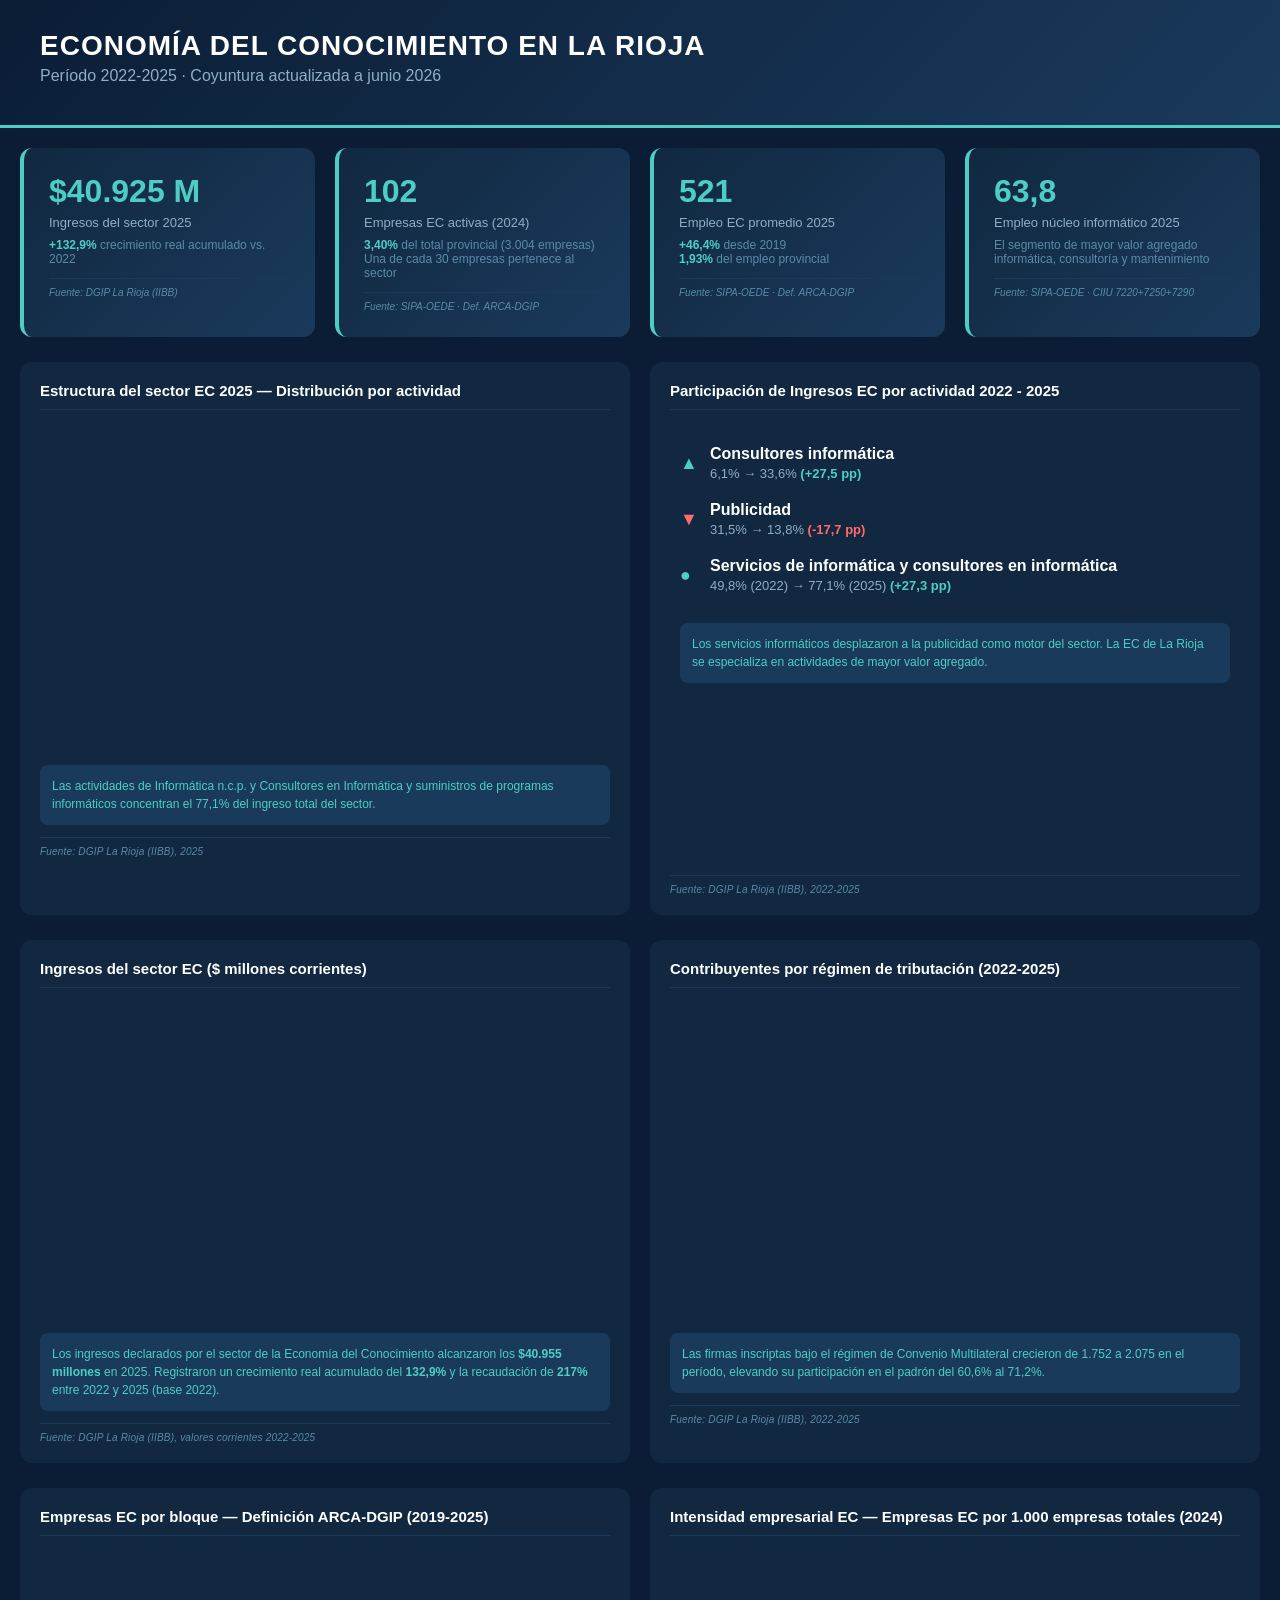
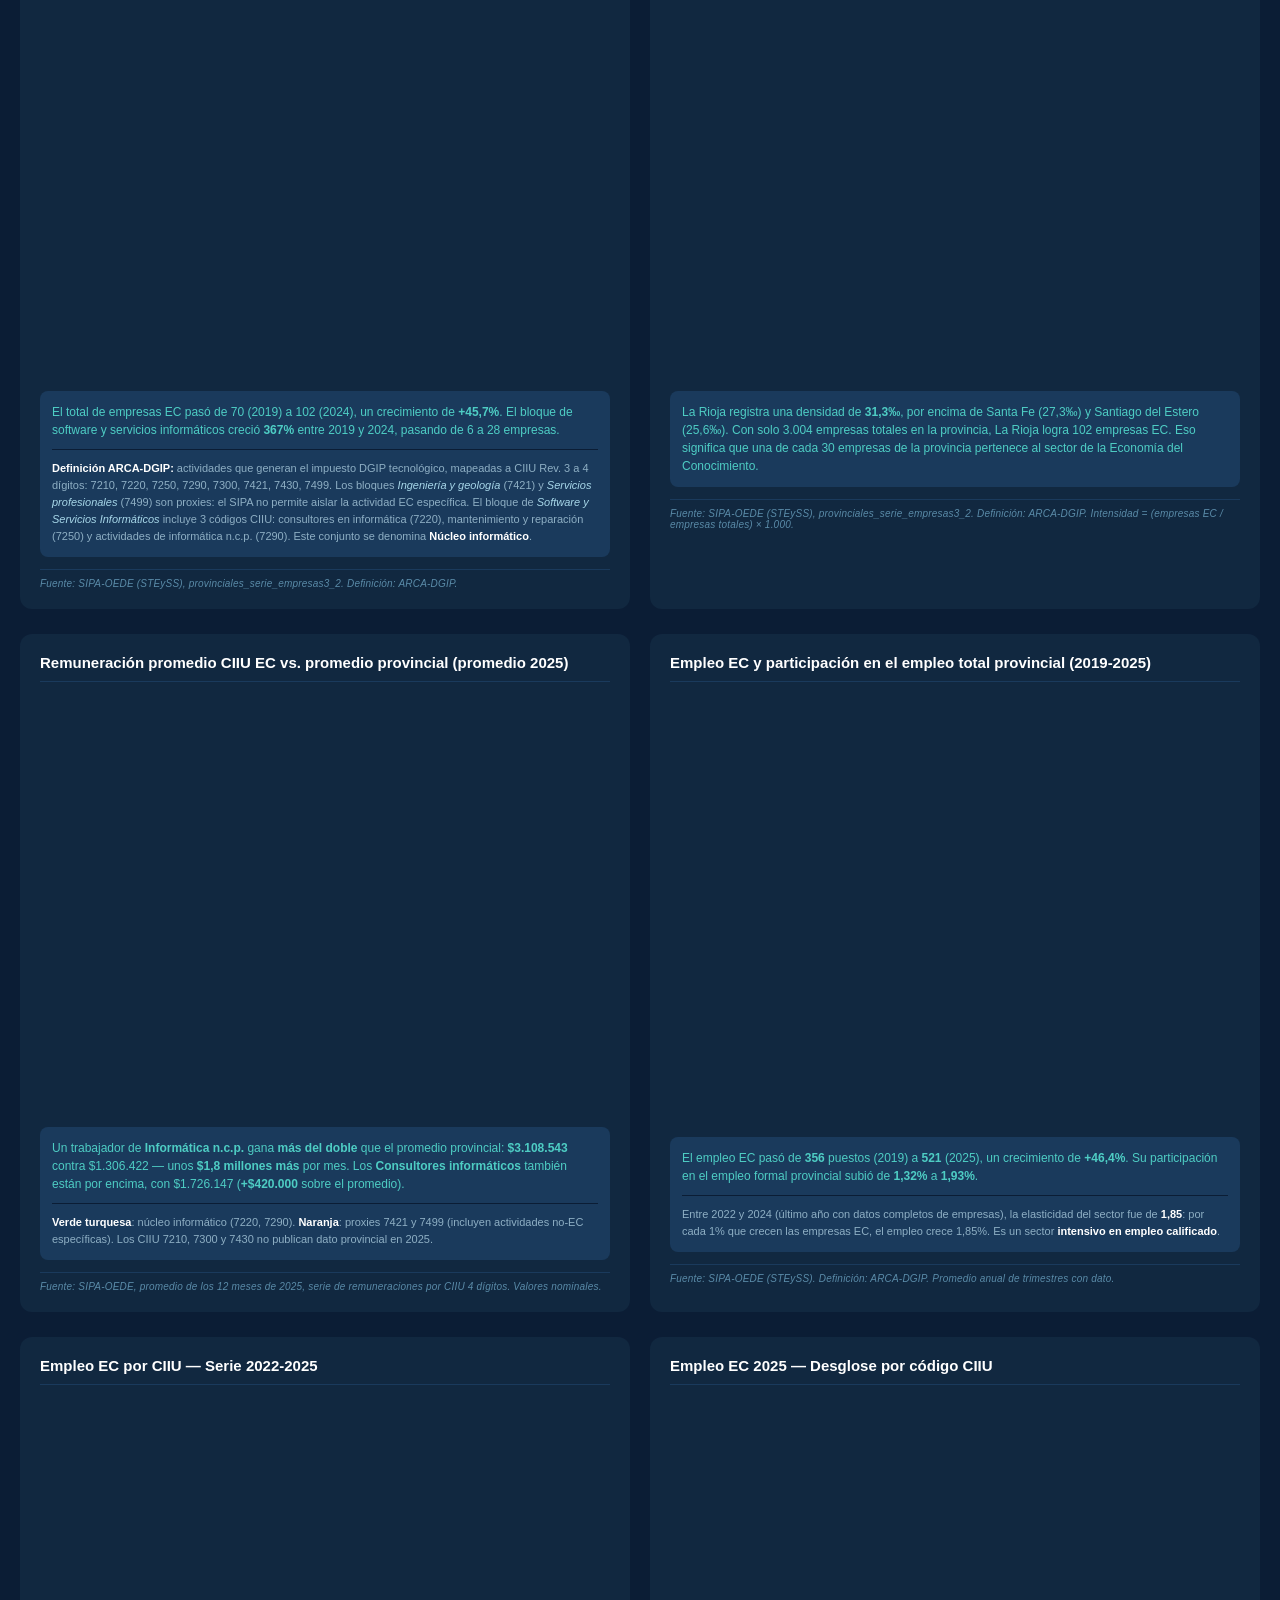
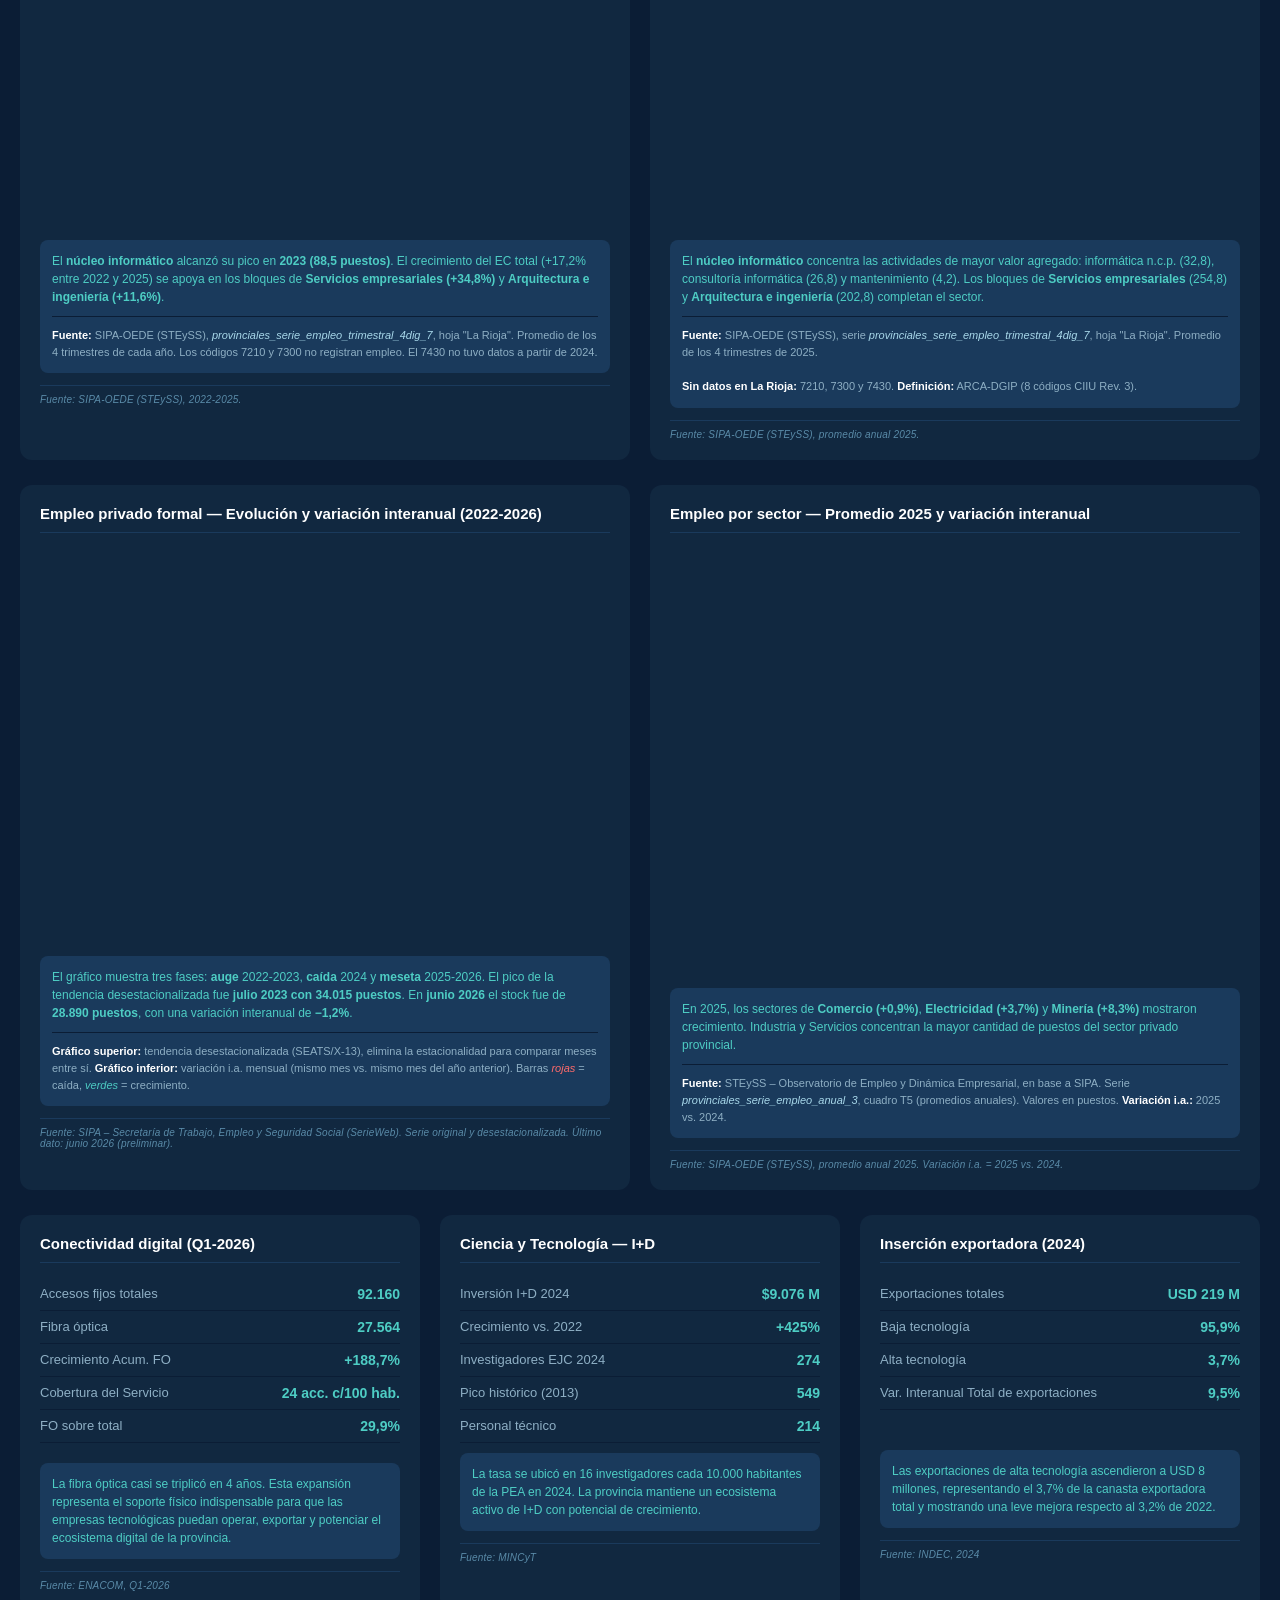
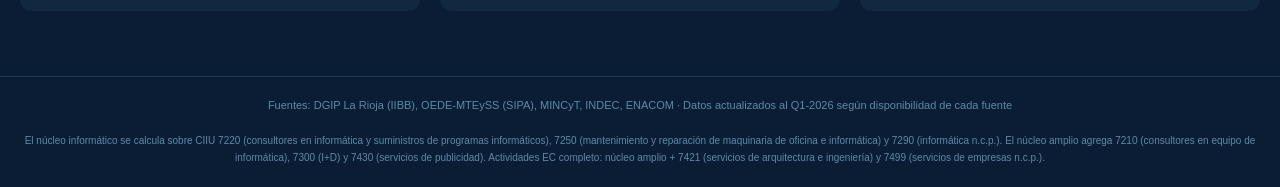
<file: dashboard/index.html>
<!DOCTYPE html>
<html lang="es">
<head>
    <meta charset="UTF-8">
    <meta name="viewport" content="width=device-width, initial-scale=1.0">
    <meta http-equiv="X-UA-Compatible" content="IE=edge">

    <title>Economía del Conocimiento en La Rioja | 2022-2025</title>

    <script src="https://code.highcharts.com/highcharts.js"></script>
    <script src="https://code.highcharts.com/modules/exporting.js"></script>

    <style>
        * { margin: 0; padding: 0; box-sizing: border-box; }

        body {
            font-family: "Segoe UI", Tahoma, Geneva, Verdana, sans-serif;
            background: #0B1D35;
            color: #FFFFFF;
        }

        .header {
            background: linear-gradient(135deg, #0B1D35 0%, #1A3A5C 100%);
            padding: 30px 40px;
            border-bottom: 3px solid #4ECDC4;
        }
        .header h1 { font-size: 28px; font-weight: 700; letter-spacing: 1px; }
        .header h2 { font-size: 16px; color: #8EAFC4; font-weight: 400; margin-top: 5px; }
        .header .institucional { font-size: 12px; color: #5A8BA8; margin-top: 10px; }

        .container { width: 100%; max-width: 1400px; margin: 0 auto; padding: 20px; }

        .kpi-row {
            display: grid;
            grid-template-columns: repeat(4, 1fr);
            gap: 20px;
            margin-bottom: 25px;
        }
        .kpi-card {
            background: linear-gradient(135deg, #112840 0%, #1A3A5C 100%);
            border-radius: 12px;
            padding: 25px;
            border-left: 4px solid #4ECDC4;
        }
        .kpi-card .number { font-size: 32px; font-weight: 700; color: #4ECDC4; }
        .kpi-card .label { font-size: 13px; color: #8EAFC4; margin-top: 5px; }
        .kpi-card .sub { font-size: 12px; color: #5A8BA8; margin-top: 8px; }
        .kpi-card .sub span { color: #4ECDC4; font-weight: 600; }
        .kpi-card .sub span.neg { color: #FF6B6B; }
        .kpi-card .kpi-source {
            font-size: 10px;
            color: #5A8BA8;
            margin-top: 12px;
            padding-top: 8px;
            border-top: 1px solid #1A3A5C;
            font-style: italic;
        }

        .chart-row {
            display: grid;
            grid-template-columns: 1fr 1fr;
            gap: 20px;
            margin-bottom: 25px;
        }
        .chart-row-3 {
            display: grid;
            grid-template-columns: 1fr 1fr 1fr;
            gap: 20px;
            margin-bottom: 25px;
        }
        .chart-box {
            background: #112840;
            border-radius: 12px;
            padding: 20px;
        }
        .chart-box h3 {
            font-size: 15px;
            color: #FFFFFF;
            margin-bottom: 15px;
            border-bottom: 1px solid #1A3A5C;
            padding-bottom: 10px;
        }
        .chart-container { width: 100%; height: 320px; }
        .chart-container-tall { width: 100%; height: 420px; }

        .chart-source {
            font-size: 10px;
            color: #5A8BA8;
            margin-top: 12px;
            padding-top: 8px;
            border-top: 1px solid #1A3A5C;
            font-style: italic;
            letter-spacing: 0.2px;
        }

        .info-card {
            background: #112840;
            border-radius: 12px;
            padding: 20px;
        }
        .info-card h3 {
            font-size: 15px;
            color: #FFFFFF;
            margin-bottom: 15px;
            border-bottom: 1px solid #1A3A5C;
            padding-bottom: 10px;
        }
        .info-item {
            display: flex;
            justify-content: space-between;
            align-items: center;
            gap: 10px;
            padding: 8px 0;
            border-bottom: 1px solid #0B1D35;
        }
        .info-item .key { color: #8EAFC4; font-size: 13px; }
        .info-item .value { color: #4ECDC4; font-weight: 600; font-size: 14px; text-align: right; }

        .highlight-box {
            background: #1A3A5C;
            border-radius: 8px;
            padding: 12px;
            margin-top: 10px;
        }
        .highlight-box .alert { color: #FF6B6B; font-size: 12px; line-height: 1.5; }
        .highlight-box .positive { color: #4ECDC4; font-size: 12px; line-height: 1.5; }
        .highlight-box .nota {
            color: #8EAFC4;
            font-size: 11px;
            line-height: 1.55;
            margin-top: 10px;
            padding-top: 10px;
            border-top: 1px solid #0B1D35;
        }
        .highlight-box .nota strong { color: #FFFFFF; }
        .highlight-box .nota em { color: #A8D8EA; font-style: italic; }

        .transform-item {
            display: flex;
            align-items: center;
            gap: 10px;
            padding: 10px 0;
        }
        .transform-item .arrow-up { color: #4ECDC4; font-size: 20px; }
        .transform-item .arrow-down { color: #FF6B6B; font-size: 20px; }
        .transform-item .detail { font-size: 13px; color: #8EAFC4; margin-top: 3px; }
        .transform-item .pct { font-size: 18px; font-weight: 700; min-width: 20px; }

        .footer {
            text-align: center;
            padding: 20px;
            color: #5A8BA8;
            font-size: 11px;
            line-height: 1.6;
            border-top: 1px solid #1A3A5C;
            margin-top: 20px;
        }

        @media (max-width: 1100px) {
            .kpi-row { grid-template-columns: repeat(2, 1fr); }
            .chart-row-3 { grid-template-columns: 1fr; }
        }
        @media (max-width: 800px) {
            .chart-row { grid-template-columns: 1fr; }
            .kpi-row { grid-template-columns: 1fr; }
            .header { padding: 25px 20px; }
            .header h1 { font-size: 22px; }
            .container { padding: 15px; }
        }
    </style>
</head>

<body>

<div class="header">
    <h1>ECONOMÍA DEL CONOCIMIENTO EN LA RIOJA</h1>
    <h2>Período 2022-2025 · Coyuntura actualizada a junio 2026</h2>
    <div class="institucional"></div>
</div>

<div class="container">

    <div class="kpi-row">
        <div class="kpi-card">
            <div class="number">$40.925 M</div>
            <div class="label">Ingresos del sector 2025</div>
            <div class="sub"><span>+132,9%</span> crecimiento real acumulado vs. 2022</div>
            <div class="kpi-source">Fuente: DGIP La Rioja (IIBB)</div>
        </div>
       <div class="kpi-card">
    <div class="number">102</div>
    <div class="label">Empresas EC activas (2024)</div>
    <div class="sub"><span>3,40%</span> del total provincial (3.004 empresas)<br>
        Una de cada 30 empresas pertenece al sector</div>
    <div class="kpi-source">Fuente: SIPA-OEDE · Def. ARCA-DGIP</div>
</div>
        <div class="kpi-card">
            <div class="number">521</div>
            <div class="label">Empleo EC promedio 2025</div>
            <div class="sub"><span>+46,4%</span> desde 2019<br>
                <span>1,93%</span> del empleo provincial</div>
            <div class="kpi-source">Fuente: SIPA-OEDE · Def. ARCA-DGIP</div>
        </div>
        <div class="kpi-card">
            <div class="number">63,8</div>
            <div class="label">Empleo núcleo informático 2025</div>
            <div class="sub">El segmento de mayor valor agregado<br>
                informática, consultoría y mantenimiento</div>
            <div class="kpi-source">Fuente: SIPA-OEDE · CIIU 7220+7250+7290</div>
        </div>
    </div>

   
    <div class="chart-row">

        <div class="chart-box">
            <h3>Estructura del sector EC 2025 — Distribución por actividad</h3>
            <div id="chart-donut" class="chart-container"></div>
            <div class="highlight-box" style="margin-top:20px;">
                <div class="positive">
                    Las actividades de Informática n.c.p. y Consultores en
                    Informática y suministros de programas informáticos
                    concentran el 77,1% del ingreso total del sector.
                </div>
            </div>
            <div class="chart-source">Fuente: DGIP La Rioja (IIBB), 2025</div>
        </div>

        <div class="chart-box">
            <h3>Participación de Ingresos EC por actividad 2022 - 2025</h3>
            <div style="padding: 10px;">

                <div class="transform-item">
                    <span class="arrow-up pct" style="color:#4ECDC4;">▲</span>
                    <div>
                        <div style="font-size:16px; font-weight:700;">Consultores informática</div>
                        <div class="detail">
                            6,1% → 33,6%
                            <span style="color:#4ECDC4; font-weight:600;">(+27,5 pp)</span>
                        </div>
                    </div>
                </div>

                <div class="transform-item">
                    <span class="arrow-down pct" style="color:#FF6B6B;">▼</span>
                    <div>
                        <div style="font-size:16px; font-weight:700;">Publicidad</div>
                        <div class="detail">
                            31,5% → 13,8%
                            <span style="color:#FF6B6B; font-weight:600;">(-17,7 pp)</span>
                        </div>
                    </div>
                </div>

                <div class="transform-item">
                    <span class="arrow-up pct" style="color:#4ECDC4;">●</span>
                    <div>
                        <div style="font-size:16px; font-weight:700;">
                            Servicios de informática y consultores en informática
                        </div>
                        <div class="detail">
                            49,8% (2022) → 77,1% (2025)
                            <span style="color:#4ECDC4; font-weight:600;">(+27,3 pp)</span>
                        </div>
                    </div>
                </div>

                <div class="highlight-box" style="margin-top:20px;">
                    <div class="positive">
                        Los servicios informáticos desplazaron a la publicidad
                        como motor del sector. La EC de La Rioja se especializa
                        en actividades de mayor valor agregado.
                    </div>
                </div>

                <div id="chart-transform" class="chart-container"
                     style="height:160px; margin-top:10px;"></div>

            </div>
            <div class="chart-source">Fuente: DGIP La Rioja (IIBB), 2022-2025</div>
        </div>

    </div>

    <div class="chart-row">

        <div class="chart-box">
            <h3>Ingresos del sector EC ($ millones corrientes)</h3>
            <div id="chart-ingresos" class="chart-container"></div>
            <div class="highlight-box">
                <div class="positive">
                    Los ingresos declarados por el sector de la Economía
                    del Conocimiento alcanzaron los <strong>$40.955 millones</strong>
                    en 2025. Registraron un crecimiento real acumulado
                    del <strong>132,9%</strong> y la recaudación de <strong>217%</strong>
                    entre 2022 y 2025 (base 2022).
                </div>
            </div>
            <div class="chart-source">Fuente: DGIP La Rioja (IIBB), valores corrientes 2022-2025</div>
        </div>

        <div class="chart-box">
            <h3>Contribuyentes por régimen de tributación (2022-2025)</h3>
            <div id="chart-contribuyentes" class="chart-container"></div>
            <div class="highlight-box">
                <div class="positive">
                    Las firmas inscriptas bajo el régimen de Convenio
                    Multilateral crecieron de 1.752 a 2.075 en el período,
                    elevando su participación en el padrón del 60,6% al 71,2%.
                </div>
            </div>
            <div class="chart-source">Fuente: DGIP La Rioja (IIBB), 2022-2025</div>
        </div>

    </div>

   
    <div class="chart-row">

        <div class="chart-box">
            <h3>Empresas EC por bloque — Definición ARCA-DGIP (2019-2025)</h3>
            <div id="chart-empresas" class="chart-container-tall"></div>
            <div class="highlight-box" style="margin-top:20px;">
                <div class="positive">
                    El total de empresas EC pasó de 70 (2019) a 102 (2024),
                    un crecimiento de <strong>+45,7%</strong>. El bloque de
                    software y servicios informáticos creció <strong>367%</strong>
                    entre 2019 y 2024, pasando de 6 a 28 empresas.
                </div>
                <div class="nota">
                    <strong>Definición ARCA-DGIP:</strong> actividades que
                    generan el impuesto DGIP tecnológico, mapeadas a CIIU
                    Rev. 3 a 4 dígitos: 7210, 7220, 7250, 7290, 7300, 7421,
                    7430, 7499. Los bloques <em>Ingeniería y geología</em>
                    (7421) y <em>Servicios profesionales</em> (7499) son
                    proxies: el SIPA no permite aislar la actividad EC
                    específica. El bloque de <em>Software y Servicios Informáticos</em> incluye 3 códigos CIIU: consultores en informática (7220), mantenimiento y reparación (7250) y actividades de informática n.c.p. (7290). Este conjunto se denomina <strong>Núcleo informático</strong>.
                </div>
            </div>
            <div class="chart-source">
                Fuente: SIPA-OEDE (STEySS), <em>provinciales_serie_empresas3_2</em>.
                Definición: ARCA-DGIP.
            </div>
        </div>

        <div class="chart-box">
            <h3>Intensidad empresarial EC — Empresas EC por 1.000 empresas totales (2024)</h3>
            <div id="chart-intensidad" class="chart-container-tall"></div>
            <div class="highlight-box" style="margin-top:20px;">
                <div class="positive">
                    La Rioja registra una densidad de <strong>31,3‰</strong>,
                    por encima de Santa Fe (27,3‰) y Santiago del Estero
                    (25,6‰). Con solo 3.004 empresas totales en la provincia,
                    La Rioja logra 102 empresas EC. Eso significa que una de
                    cada 30 empresas de la provincia pertenece al sector de
                    la Economía del Conocimiento.
                </div>
            </div>
            <div class="chart-source">
                Fuente: SIPA-OEDE (STEySS), <em>provinciales_serie_empresas3_2</em>.
                Definición: ARCA-DGIP. Intensidad = (empresas EC / empresas totales) × 1.000.
            </div>
        </div>

    </div>

   
    <div class="chart-row">

        <div class="chart-box">
            <h3>Remuneración promedio CIIU EC vs. promedio provincial (promedio 2025)</h3>
            <div id="chart-salarios" class="chart-container-tall"></div>
            <div class="highlight-box">
                <div class="positive">
                    Un trabajador de <strong>Informática n.c.p.</strong> gana
                    <strong>más del doble</strong> que el promedio provincial:
                    <strong>$3.108.543</strong> contra $1.306.422 — unos
                    <strong>$1,8 millones más</strong> por mes. Los
                    <strong>Consultores informáticos</strong> también están por
                    encima, con $1.726.147 (<strong>+$420.000</strong> sobre el
                    promedio).
                </div>
                <div class="nota">
                    <strong>Verde turquesa</strong>: núcleo informático (7220, 7290).
                    <strong>Naranja</strong>: proxies 7421 y 7499 (incluyen
                    actividades no-EC específicas). Los CIIU 7210, 7300 y 7430
                    no publican dato provincial en 2025.
                </div>
            </div>
            <div class="chart-source">
                Fuente: SIPA-OEDE, promedio de los 12 meses de 2025,
                serie de remuneraciones por CIIU 4 dígitos. Valores nominales.
            </div>
        </div>

        <div class="chart-box">
            <h3>Empleo EC y participación en el empleo total provincial (2019-2025)</h3>
            <div id="chart-empleo-share" class="chart-container-tall"></div>
            <div class="highlight-box" style="margin-top:20px;">
                <div class="positive">
                    El empleo EC pasó de <strong>356</strong> puestos (2019)
                    a <strong>521</strong> (2025), un crecimiento de
                    <strong>+46,4%</strong>. Su participación en el empleo
                    formal provincial subió de <strong>1,32%</strong> a
                    <strong>1,93%</strong>. 
                </div>
                <div class="nota">
                    Entre 2022 y 2024 (último año con datos completos de
                    empresas), la elasticidad del sector fue de
                    <strong>1,85</strong>: por cada 1% que crecen las
                    empresas EC, el empleo crece 1,85%. Es un sector
                    <strong>intensivo en empleo calificado</strong>.
                </div>
            </div>
            <div class="chart-source">
                Fuente: SIPA-OEDE (STEySS). Definición: ARCA-DGIP.
                Promedio anual de trimestres con dato.
            </div>
        </div>

    </div>

   
    <div class="chart-row">

        <div class="chart-box">
            <h3>Empleo EC por CIIU — Serie 2022-2025</h3>
            <div id="chart-empleo-ciiu" class="chart-container-tall" style="height:420px;"></div>
            <div class="highlight-box" style="margin-top:20px;">
                <div class="positive">
                    El <strong>núcleo informático</strong> alcanzó su pico en
                    <strong>2023 (88,5 puestos)</strong>. El crecimiento del EC total
                    (+17,2% entre 2022 y 2025) se apoya en los bloques de
                    <strong>Servicios empresariales (+34,8%)</strong> y
                    <strong>Arquitectura e ingeniería (+11,6%)</strong>.
                </div>
                <div class="nota">
                    <strong>Fuente:</strong> SIPA-OEDE (STEySS),
                    <em>provinciales_serie_empleo_trimestral_4dig_7</em>, hoja "La Rioja".
                    Promedio de los 4 trimestres de cada año.
                    Los códigos 7210 y 7300 no registran empleo. El 7430 no tuvo
                    datos a partir de 2024.
                </div>
            </div>
            <div class="chart-source">
                Fuente: SIPA-OEDE (STEySS), 2022-2025.
            </div>
        </div>

        <div class="chart-box">
            <h3>Empleo EC 2025 — Desglose por código CIIU</h3>
            <div id="chart-empleo-desglose" class="chart-container-tall" style="height:420px;"></div>
            <div class="highlight-box" style="margin-top:20px;">
                <div class="positive">
                    El <strong>núcleo informático</strong> concentra las actividades
                    de mayor valor agregado: informática n.c.p. (32,8), consultoría
                    informática (26,8) y mantenimiento (4,2). Los bloques de
                    <strong>Servicios empresariales</strong> (254,8) y
                    <strong>Arquitectura e ingeniería</strong> (202,8) completan
                    el sector.
                </div>
                <div class="nota">
                    <strong>Fuente:</strong> SIPA-OEDE (STEySS), serie
                    <em>provinciales_serie_empleo_trimestral_4dig_7</em>, hoja "La Rioja".
                    Promedio de los 4 trimestres de 2025.
                    <br><br>
                    <strong>Sin datos en La Rioja:</strong> 7210, 7300 y 7430.
                    <strong>Definición:</strong> ARCA-DGIP (8 códigos CIIU Rev. 3).
                </div>
            </div>
            <div class="chart-source">
                Fuente: SIPA-OEDE (STEySS), promedio anual 2025.
            </div>
        </div>

    </div>

    
    <div class="chart-row">

        <div class="chart-box">
            <h3>Empleo privado formal — Evolución y variación interanual (2022-2026)</h3>

            <div id="chart-empleo-tendencia"
                 style="width:100%; height:210px;"></div>

            <div id="chart-empleo-ia"
                 style="width:100%; height:170px; margin-top:8px;"></div>

            <div class="highlight-box" style="margin-top:20px;">
                <div class="positive">
                    El gráfico muestra tres fases: <strong>auge</strong> 2022-2023, <strong>caída</strong> 2024 y <strong>meseta</strong> 2025-2026. El pico de la tendencia desestacionalizada fue <strong>julio 2023 con 34.015 puestos</strong>. En <strong>junio 2026</strong> el stock fue de <strong>28.890 puestos</strong>, con una variación interanual de <strong>−1,2%</strong>.
                </div>
                <div class="nota">
                    <strong>Gráfico superior:</strong> tendencia
                    desestacionalizada (SEATS/X-13), elimina la estacionalidad
                    para comparar meses entre sí.
                    <strong>Gráfico inferior:</strong> variación i.a. mensual
                    (mismo mes vs. mismo mes del año anterior). Barras
                    <em style="color:#FF6B6B;">rojas</em> = caída,
                    <em style="color:#4ECDC4;">verdes</em> = crecimiento.
                </div>
            </div>
            <div class="chart-source">
                Fuente: SIPA – Secretaría de Trabajo, Empleo y Seguridad Social (SerieWeb).
                Serie original y desestacionalizada. Último dato: junio 2026 (preliminar).
            </div>
        </div>

        <div class="chart-box">
            <h3>Empleo por sector — Promedio 2025 y variación interanual</h3>
            <div id="chart-empleo-sector" class="chart-container-tall"></div>
            <div class="highlight-box" style="margin-top:20px;">
                <div class="positive">
                    En 2025, los sectores de <strong>Comercio (+0,9%)</strong>,
                    <strong>Electricidad (+3,7%)</strong> y <strong>Minería (+8,3%)</strong>
                    mostraron crecimiento. Industria y Servicios concentran la
                    mayor cantidad de puestos del sector privado provincial.
                </div>
                <div class="nota">
                    <strong>Fuente:</strong> STEySS – Observatorio de Empleo y
                    Dinámica Empresarial, en base a SIPA. Serie
                    <em>provinciales_serie_empleo_anual_3</em>, cuadro T5
                    (promedios anuales). Valores en puestos.
                    <strong>Variación i.a.:</strong> 2025 vs. 2024.
                </div>
            </div>
            <div class="chart-source">
                Fuente: SIPA-OEDE (STEySS), promedio anual 2025.
                Variación i.a. = 2025 vs. 2024.
            </div>
        </div>

    </div>

    <div class="chart-row-3">

        <div class="info-card">
            <h3>Conectividad digital (Q1-2026)</h3>
            <div class="info-item">
                <span class="key">Accesos fijos totales</span>
                <span class="value">92.160</span>
            </div>
            <div class="info-item">
                <span class="key">Fibra óptica</span>
                <span class="value">27.564</span>
            </div>
            <div class="info-item">
                <span class="key">Crecimiento Acum. FO</span>
                <span class="value">+188,7%</span>
            </div>
            <div class="info-item">
                <span class="key">Cobertura del Servicio</span>
                <span class="value">24 acc. c/100 hab.</span>
            </div>
            <div class="info-item">
                <span class="key">FO sobre total</span>
                <span class="value">29,9%</span>
            </div>
            <div class="highlight-box" style="margin-top:20px;">
                <div class="positive">
                    La fibra óptica casi se triplicó en 4 años.
                    Esta expansión representa el soporte físico indispensable
                    para que las empresas tecnológicas puedan operar,
                    exportar y potenciar el ecosistema digital de la provincia.
                </div>
            </div>
            <div class="chart-source">Fuente: ENACOM, Q1-2026</div>
        </div>

        <div class="info-card">
            <h3>Ciencia y Tecnología — I+D</h3>
            <div class="info-item">
                <span class="key">Inversión I+D 2024</span>
                <span class="value">$9.076 M</span>
            </div>
            <div class="info-item">
                <span class="key">Crecimiento vs. 2022</span>
                <span class="value">+425%</span>
            </div>
            <div class="info-item">
                <span class="key">Investigadores EJC 2024</span>
                <span class="value">274</span>
            </div>
            <div class="info-item">
                <span class="key">Pico histórico (2013)</span>
                <span class="value">549</span>
            </div>
            <div class="info-item">
                <span class="key">Personal técnico</span>
                <span class="value">214</span>
            </div>
            <div class="highlight-box">
                <div class="positive">
                    La tasa se ubicó en 16 investigadores cada 10.000
                    habitantes de la PEA en 2024. La provincia mantiene un
                    ecosistema activo de I+D con potencial de crecimiento.
                </div>
            </div>
            <div class="chart-source">Fuente: MINCyT</div>
        </div>

        <div class="info-card">
            <h3>Inserción exportadora (2024)</h3>
            <div class="info-item">
                <span class="key">Exportaciones totales</span>
                <span class="value">USD 219 M</span>
            </div>
            <div class="info-item">
                <span class="key">Baja tecnología</span>
                <span class="value">95,9%</span>
            </div>
            <div class="info-item">
                <span class="key">Alta tecnología</span>
                <span class="value">3,7%</span>
            </div>
            <div class="info-item">
                <span class="key">Var. Interanual Total de exportaciones</span>
                <span class="value">9,5%</span>
            </div>
            <div class="highlight-box" style="margin-top:40px;">
                <div class="positive">
                    Las exportaciones de alta tecnología ascendieron a
                    USD 8 millones, representando el 3,7% de la canasta
                    exportadora total y mostrando una leve mejora respecto
                    al 3,2% de 2022.
                </div>
            </div>
            <div class="chart-source">Fuente: INDEC, 2024</div>
        </div>

    </div>

</div>

<div class="footer">
    Fuentes: DGIP La Rioja (IIBB), OEDE-MTEySS (SIPA),
    MINCyT, INDEC, ENACOM · Datos actualizados al Q1-2026
    según disponibilidad de cada fuente
    <br><br>
    <span style="font-size:10px; color:#5A8BA8;">
    El núcleo informático se calcula sobre CIIU 7220 (consultores en informática y suministros de programas informáticos),
    7250 (mantenimiento y reparación de maquinaria de oficina e informática) y 7290 (informática n.c.p.).
    El núcleo amplio agrega 7210 (consultores en equipo de informática), 7300 (I+D) y 7430 (servicios de publicidad).
    Actividades EC completo: núcleo amplio + 7421 (servicios de arquitectura e ingeniería) y 7499 (servicios de empresas n.c.p.).
    </span>
</div>

<script>

    Highcharts.setOptions({
        chart: {
            backgroundColor: "transparent",
            style: { fontFamily: "Segoe UI, sans-serif" }
        },
        title: { style: { color: "#FFFFFF", fontSize: "14px" } },
        subtitle: { style: { color: "#8EAFC4" } },
        xAxis: {
            labels: { style: { color: "#8EAFC4" } },
            gridLineColor: "#1A3A5C",
            lineColor: "#1A3A5C"
        },
        yAxis: {
            labels: { style: { color: "#8EAFC4" } },
            gridLineColor: "#1A3A5C",
            title: { style: { color: "#8EAFC4" } }
        },
        legend: {
            itemStyle: { color: "#8EAFC4" },
            itemHoverStyle: { color: "#FFFFFF" }
        },
        tooltip: {
            backgroundColor: "#1A3A5C",
            style: { color: "#FFFFFF" },
            borderColor: "#4ECDC4"
        },
        credits: { enabled: false }
    });


  
    Highcharts.chart("chart-donut", {

        chart: { type: "pie" },
        title: { text: "" },
        subtitle: {
            text: "Top 2 IT concentran 77,1% del ingreso",
            align: "center"
        },
        plotOptions: {
            pie: {
                innerSize: "55%",
                dataLabels: {
                    enabled: true,
                    format: "{point.name}: {point.percentage:.1f}%",
                    style: {
                        color: "#8EAFC4",
                        fontSize: "11px",
                        textOutline: "none"
                    }
                }
            }
        },
        series: [{
            name: "Participación",
            data: [
                { name: "Informática n.c.p.", y: 43.5, color: "#4ECDC4" },
                { name: "Consultores informática", y: 33.6, color: "#2A9D8F" },
                { name: "Publicidad", y: 13.8, color: "#6CB4D9" },
                { name: "I+D Cs. médicas", y: 3.0, color: "#A8D8EA" },
                { name: "Reparación equipos", y: 2.5, color: "#1A6B8A" },
                { name: "Otros", y: 3.6, color: "#0D2B4B" }
            ]
        }]
    });



    Highcharts.chart("chart-ingresos", {

        chart: { type: "column" },
        title: { text: "" },
        xAxis: { categories: ["2022", "2023", "2024", "2025"] },
        yAxis: {
            title: {
                text: "$ millones corrientes",
                style: { color: "#8EAFC4" }
            },
            labels: {
                style: { color: "#8EAFC4" },
                format: "${value:,.0f}"
            }
        },
        tooltip: {
            formatter: function () {
                return '<b>' + this.x + '</b><br/>' +
                       'Ingresos: <b>$' + this.y.toLocaleString('es-AR') + ' M</b>';
            }
        },
        plotOptions: {
            column: {
                dataLabels: {
                    enabled: true,
                    format: "${point.y:,.0f} M",
                    style: {
                        color: "#4ECDC4",
                        textOutline: "none",
                        fontWeight: "bold",
                        fontSize: "11px"
                    }
                }
            }
        },
        legend: { enabled: false },
        series: [{
            name: "Ingresos corrientes",
            data: [2013, 6367, 19959, 40955],
            color: {
                linearGradient: { x1: 0, y1: 0, x2: 0, y2: 1 },
                stops: [[0, "#4ECDC4"], [1, "#1A6B8A"]]
            }
        }]
    });


 
    Highcharts.chart("chart-salarios", {

        chart: { type: "bar" },
        title: { text: "" },
        xAxis: {
            categories: [
                "Informática n.c.p. (7290)",
                "Consultores inform. (7220)",
                "Arquitectura/ing. (7421) [proxy]",
                "Servicios prof. (7499) [proxy]"
            ],
            labels: { style: { color: "#8EAFC4", fontSize: "11px" } }
        },
        yAxis: {
            title: {
                text: "Salario promedio 2025",
                style: { color: "#8EAFC4" }
            },
            labels: {
                style: { color: "#8EAFC4" },
                format: "${value:,.0f}"
            },
            plotLines: [{
                value: 1306422,
                color: "#FF6B6B",
                width: 2,
                dashStyle: "Dash",
                zIndex: 5,
                label: {
                    text: "Prom. prov. $1,31 M",
                    align: "right",
                    x: -8,
                    y: -4,
                    style: { color: "#FF6B6B", fontSize: "10px", fontWeight: "600" }
                }
            }]
        },
        legend: { enabled: false },
        tooltip: {
            formatter: function () {
                const prom = 1306422;
                const prima = (this.y / prom - 1) * 100;
                const signo = prima >= 0 ? "+" : "";
                return '<b>' + this.x + '</b><br/>' +
                       'Salario: <b>$' + this.y.toLocaleString('es-AR') + '</b><br/>' +
                       'vs. provincial: <b>' + signo + prima.toFixed(1) + '%</b>';
            }
        },
        plotOptions: {
            bar: {
                borderRadius: 3,
                dataLabels: {
                    enabled: true,
                    format: "${point.y:,.0f}",
                    inside: false,
                    style: {
                        color: "#8EAFC4",
                        textOutline: "none",
                        fontSize: "11px",
                        fontWeight: "600"
                    }
                }
            }
        },
        series: [{
            name: "Salario promedio 2025",
            data: [
                { y: 3108543, color: "#4ECDC4" },
                { y: 1726147, color: "#4ECDC4" },
                { y: 1016111, color: "#E8A33D" },
                { y: 978907,  color: "#E8A33D" }
            ]
        }]
    });



    // ==========================================================
    // EMPLEO EC POR CIIU — Serie 2022-2025
    // Leyenda coincide con colores de las barras del núcleo
    // ==========================================================
    Highcharts.chart("chart-empleo-ciiu", {

        chart: {
            type: "bar",
            height: 420,
            marginLeft: 160
        },
        title: { text: "" },
        xAxis: {
            categories: [
                "7499 Servicios empresariales",
                "7421 Arquitectura e ingeniería",
                "7290 Informática n.c.p.",
                "7220 Consultores informática",
                "7250 Mantenimiento"
            ],
            labels: {
                style: { color: "#8EAFC4", fontSize: "11px" }
            },
            lineColor: "#1A3A5C"
        },
        yAxis: {
            title: {
                text: "Puestos de trabajo (promedio anual)",
                style: { color: "#8EAFC4", fontSize: "11px" }
            },
            labels: {
                style: { color: "#8EAFC4", fontSize: "10px" },
                format: "{value:,.0f}"
            },
            gridLineColor: "#1A3A5C"
        },
        legend: {
            enabled: true,
            align: "center",
            verticalAlign: "top",
            itemStyle: { color: "#8EAFC4" },
            itemHoverStyle: { color: "#FFFFFF" }
        },
        tooltip: {
            shared: true,
            formatter: function () {
                let s = '<b>' + this.x + '</b>';
                this.points.forEach(function (p) {
                    s += '<br/><span style="color:' + p.color + '">●</span> ' +
                         p.series.name + ': <b>' + p.y.toFixed(1) + '</b>';
                });
                return s;
            }
        },
        plotOptions: {
            bar: {
                borderRadius: 2,
                groupPadding: 0.1,
                pointPadding: 0.05,
                dataLabels: {
                    enabled: true,
                    format: "{point.y:.0f}",
                    style: {
                        color: "#FFFFFF",
                        textOutline: "none",
                        fontSize: "9px",
                        fontWeight: "600"
                    }
                }
            }
        },
        series: [
            {
                name: "2022",
                color: "#A8E6E0",
                data: [
                    { y: 189.0, color: "#C4D4E0" },
                    { y: 181.8, color: "#C4D4E0" },
                    { y: 26.2 },
                    { y: 39.2 },
                    { y: 0.0 }
                ]
            },
            {
                name: "2023",
                color: "#7FD9D2",
                data: [
                    { y: 220.2, color: "#A8C4D4" },
                    { y: 192.2, color: "#A8C4D4" },
                    { y: 32.5 },
                    { y: 45.5 },
                    { y: 10.5 }
                ]
            },
            {
                name: "2024",
                color: "#4ECDC4",
                data: [
                    { y: 257.8, color: "#8EAFC4" },
                    { y: 172.5, color: "#8EAFC4" },
                    { y: 32.0 },
                    { y: 29.2 },
                    { y: 14.2 }
                ]
            },
            {
                name: "2025",
                color: "#2A9D8F",
                data: [
                    { y: 254.8, color: "#6B8FA8" },
                    { y: 202.8, color: "#6B8FA8" },
                    { y: 32.8 },
                    { y: 26.8 },
                    { y: 4.2 }
                ]
            }
        ],
        subtitle: {
            text: 'La leyenda muestra el tono de cada año en el <b style="color:#4ECDC4">núcleo informático</b> · Las barras <b style="color:#8EAFC4">gris azulado</b> son proxies',
            align: "left",
            style: { color: "#5A8BA8", fontSize: "10px" }
        }
    });


    // ==========================================================
    // EMPLEO EC 2025 — Desglose por código CIIU
    // ==========================================================
    Highcharts.chart("chart-empleo-desglose", {

        chart: {
            type: "bar",
            height: 420,
            marginLeft: 200
        },
        title: { text: "" },
        xAxis: {
            categories: [
                "7499 Servicios empresariales",
                "7421 Arquitectura e ingeniería",
                "7290 Informática n.c.p.",
                "7220 Consultores informática",
                "7250 Mantenimiento"
            ],
            labels: {
                style: { color: "#8EAFC4", fontSize: "11px" }
            },
            lineColor: "#1A3A5C"
        },
        yAxis: {
            title: {
                text: "Puestos de trabajo (promedio 2025)",
                style: { color: "#8EAFC4", fontSize: "11px" }
            },
            labels: {
                style: { color: "#8EAFC4", fontSize: "10px" },
                format: "{value:,.0f}"
            },
            gridLineColor: "#1A3A5C"
        },
        legend: { enabled: false },
        tooltip: {
            formatter: function () {
                const total = 521.4;
                const tipo = this.point.tipo;
                const pct = (this.y / total * 100).toFixed(1);
                const color = tipo === "Núcleo informático" ? "#4ECDC4" : "#8EAFC4";
                return '<b>' + this.x + '</b><br/>' +
                       'Tipo: <b style="color:' + color + '">' + tipo + '</b><br/>' +
                       'Puestos 2025: <b>' + this.y.toFixed(1) + '</b><br/>' +
                       '% del EC total: <b>' + pct + '%</b>';
            }
        },
        plotOptions: {
            bar: {
                borderRadius: 4,
                dataLabels: {
                    enabled: true,
                    inside: false,
                    align: "right",
                    x: 8,
                    style: {
                        color: "#FFFFFF",
                        textOutline: "none",
                        fontWeight: "600",
                        fontSize: "11px"
                    },
                    formatter: function () {
                        return this.y.toFixed(1);
                    }
                }
            }
        },
        series: [{
            name: "Empleo 2025",
            data: [
                { y: 254.8, color: "#8EAFC4", tipo: "Proxy" },
                { y: 202.8, color: "#8EAFC4", tipo: "Proxy" },
                { y: 32.8,  color: "#4ECDC4", tipo: "Núcleo informático" },
                { y: 26.8,  color: "#4ECDC4", tipo: "Núcleo informático" },
                { y: 4.2,   color: "#4ECDC4", tipo: "Núcleo informático" }
            ]
        }],
        subtitle: {
            text: 'Turquesa: núcleo informático (63,8 puestos) · Gris azulado: proxies (457,6 puestos)',
            align: "left",
            style: { color: "#5A8BA8", fontSize: "10px" }
        }
    });


    
    Highcharts.chart("chart-empresas", {

        chart: { type: "column" },
        title: { text: "" },
        xAxis: {
            categories: ["2019", "2020", "2021", "2022", "2024", "2025"],
            labels: { style: { color: "#8EAFC4" } }
        },
        yAxis: {
            title: { text: "Cantidad de empresas" },
            stackLabels: {
                enabled: true,
                style: {
                    color: "#FFFFFF",
                    fontWeight: "bold",
                    textOutline: "none"
                },
                formatter: function () {
                    return this.total === null ? "" : this.total;
                }
            }
        },
        plotOptions: {
            column: {
                stacking: "normal",
                dataLabels: {
                    enabled: true,
                    style: {
                        color: "#1A1A1A",
                        textOutline: "none",
                        fontWeight: "bold",
                        fontSize: "10px"
                    },
                    formatter: function () {
                        return this.y === null || this.y === 0 ? "" : this.y;
                    }
                }
            }
        },
        series: [
            {
                name: "Software y SI",
                data: [6, 11, 17, 25, 28, 25],
                color: "#4ECDC4"
            },
            {
                name: "Ingeniería y geología (proxy)",
                data: [29, 22, 25, 26, 31, 28],
                color: "#2A9D8F"
            },
            {
                name: "Servicios profesionales (proxy)",
                data: [29, 32, 28, 40, 38, 31],
                color: "#6CB4D9"
            },
            {
                name: "Publicidad",
                data: [6, 0, 4, 4, 5, 0],
                color: "#1A6B8A"
            }
        ],
        subtitle: {
            text: "2023: sin datos de empresas en la fuente (SIPA-OEDE). 2025: preliminar.",
            align: "left"
        }
    });



    Highcharts.chart("chart-empleo-share", {

        chart: { type: "column" },
        title: { text: "" },
        xAxis: {
            categories: ["2019", "2020", "2021", "2022", "2023", "2024", "2025"]
        },
        yAxis: [
            {
                title: { text: "Empleo EC (puestos)", style: { color: "#4ECDC4" } },
                labels: { style: { color: "#4ECDC4" } },
                gridLineColor: "#1A3A5C"
            },
            {
                title: { text: "Participación EC (%)", style: { color: "#FF6B6B" } },
                labels: { style: { color: "#FF6B6B" }, format: "{value}%" },
                opposite: true,
                gridLineWidth: 0,
                min: 0,
                max: 2.5
            }
        ],
        plotOptions: {
            column: {
                dataLabels: {
                    enabled: true,
                    format: "{point.y:.0f}",
                    style: {
                        color: "#4ECDC4",
                        textOutline: "none",
                        fontWeight: "bold",
                        fontSize: "10px"
                    }
                }
            }
        },
        legend: { enabled: true },
        tooltip: { shared: true },
        series: [
            {
                name: "Empleo EC",
                type: "column",
                yAxis: 0,
                data: [356, 298, 336, 445, 513, 506, 521],
                color: {
                    linearGradient: { x1: 0, y1: 0, x2: 0, y2: 1 },
                    stops: [[0, "#4ECDC4"], [1, "#1A6B8A"]]
                }
            },
            {
                name: "Participación EC (%)",
                type: "spline",
                yAxis: 1,
                data: [1.32, 1.17, 1.28, 1.48, 1.57, 1.81, 1.93],
                color: "#FF6B6B",
                marker: { enabled: true, radius: 5 },
                dataLabels: {
                    enabled: true,
                    format: "{point.y:.2f}%",
                    style: {
                        color: "#FF6B6B",
                        textOutline: "none",
                        fontSize: "10px",
                        fontWeight: "bold"
                    }
                }
            }
        ]
    });


 
    Highcharts.chart("chart-intensidad", {

        chart: { type: "bar" },
        title: { text: "" },
        xAxis: {
            categories: [
                "Santiago del Estero",
                "Santa Fe",
                "La Rioja",
                "Jujuy",
                "Córdoba",
                "Tucumán",
                "Salta",
                "Catamarca",
                "CABA"
            ],
            labels: { style: { color: "#8EAFC4", fontSize: "10px" } }
        },
        yAxis: {
            title: {
                text: "Empresas EC por cada 1.000 empresas totales",
                style: { color: "#8EAFC4", fontSize: "10px" }
            },
            labels: {
                style: { color: "#8EAFC4", fontSize: "10px" },
                format: "{value}‰"
            }
        },
        legend: { enabled: false },
        tooltip: {
            formatter: function () {
                return `<b>${this.x}</b><br/>${this.y.toFixed(2)}‰`;
            }
        },
        plotOptions: {
            bar: {
                borderRadius: 3,
                dataLabels: {
                    enabled: true,
                    format: "{point.y:.1f}‰",
                    style: {
                        color: "#FFFFFF",
                        textOutline: "none",
                        fontWeight: "bold",
                        fontSize: "10px"
                    }
                }
            }
        },
        series: [{
            name: "Intensidad EC",
            data: [
                { y: 25.63, color: "#8EAFC4" },
                { y: 27.29, color: "#8EAFC4" },
                { y: 31.34, color: "#4ECDC4" },
                { y: 33.12, color: "#8EAFC4" },
                { y: 34.55, color: "#8EAFC4" },
                { y: 35.74, color: "#8EAFC4" },
                { y: 38.99, color: "#8EAFC4" },
                { y: 43.18, color: "#8EAFC4" },
                { y: 67.95, color: "#8EAFC4" }
            ]
        }]
    });


  
    Highcharts.chart("chart-contribuyentes", {

        chart: { type: "column" },
        title: { text: "" },
        xAxis: { categories: ["2022", "2023", "2024", "2025"] },
        yAxis: {
            title: { text: "Contribuyentes" },
            stackLabels: {
                enabled: true,
                style: {
                    color: "#FFFFFF",
                    fontWeight: "bold",
                    textOutline: "none"
                }
            }
        },
        plotOptions: {
            column: {
                stacking: "normal",
                dataLabels: {
                    enabled: true,
                    style: {
                        color: "#1A1A1A",
                        textOutline: "none",
                        fontWeight: "bold"
                    }
                }
            }
        },
        series: [
            {
                name: "Locales",
                data: [1138, 1060, 844, 840],
                color: "#A8D8EA"
            },
            {
                name: "Multilateral",
                data: [1752, 1911, 1947, 2075],
                color: "#6CB4D9"
            }
        ]
    });


  
    Highcharts.chart("chart-empleo-tendencia", {

        chart: {
            type: "area",
            height: 210,
            marginBottom: 30,
            zoomType: "x"
        },
        title: {
            text: "Tendencia del empleo formal (puestos)",
            align: "left",
            style: {
                color: "#4ECDC4",
                fontSize: "12px",
                fontWeight: "600"
            },
            margin: 8
        },
        xAxis: {
            categories: ["Ene-22","Feb-22","Mar-22","Abr-22","May-22","Jun-22","Jul-22","Ago-22","Sep-22","Oct-22","Nov-22","Dic-22","Ene-23","Feb-23","Mar-23","Abr-23","May-23","Jun-23","Jul-23","Ago-23","Sep-23","Oct-23","Nov-23","Dic-23","Ene-24","Feb-24","Mar-24","Abr-24","May-24","Jun-24","Jul-24","Ago-24","Sep-24","Oct-24","Nov-24","Dic-24","Ene-25","Feb-25","Mar-25","Abr-25","May-25","Jun-25","Jul-25","Ago-25","Sep-25","Oct-25","Nov-25","Dic-25","Ene-26","Feb-26","Mar-26","Abr-26","May-26","Jun-26"],
            labels: {
                style: { color: "#8EAFC4", fontSize: "9px" },
                rotation: -45,
                step: 6,
                y: 18
            },
            tickLength: 0,
            lineColor: "#1A3A5C"
        },
        yAxis: {
            title: { text: null },
            labels: {
                style: { color: "#8EAFC4", fontSize: "10px" },
                format: "{value:,.0f}"
            },
            gridLineColor: "#1A3A5C",
            min: 27000,
            max: 35000
        },
        legend: { enabled: false },
        plotOptions: {
            area: {
                fillColor: {
                    linearGradient: { x1: 0, y1: 0, x2: 0, y2: 1 },
                    stops: [
                        [0, "rgba(78,205,196,0.35)"],
                        [1, "rgba(78,205,196,0.02)"]
                    ]
                },
                marker: {
                    enabled: false,
                    radius: 3,
                    states: { hover: { enabled: true } }
                },
                lineWidth: 2.5,
                color: "#4ECDC4",
                threshold: null
            }
        },
        tooltip: {
            formatter: function () {
                return '<b>' + this.x + '</b><br/>' +
                       this.y.toLocaleString('es-AR') + ' puestos';
            }
        },
        series: [{
            name: "Tendencia desestacionalizada",
            data: [29012, 29674, 30483, 30654, 29974, 30652, 30953, 31177, 31269, 31767, 31811, 31998, 32556, 32547, 32813, 32835, 33134, 33875, 34015, 33606, 33372, 33057, 32823, 32453, 32733, 30871, 29254, 29640, 29501, 29245, 29084, 29441, 29927, 29631, 29788, 29692, 29402, 29280, 28509, 29554, 29627, 29246, 29178, 29014, 28821, 28612, 28439, 28458, 28892, 30134, 29238, 29300, 29188, 28890]
        }]
    });


    Highcharts.chart("chart-empleo-ia", {

        chart: {
            type: "column",
            height: 170,
            marginBottom: 45
        },
        title: {
            text: "Variación interanual (%)",
            align: "left",
            style: {
                color: "#8EAFC4",
                fontSize: "12px",
                fontWeight: "600"
            },
            margin: 8
        },
        xAxis: {
            categories: ["Ene-22","Feb-22","Mar-22","Abr-22","May-22","Jun-22","Jul-22","Ago-22","Sep-22","Oct-22","Nov-22","Dic-22","Ene-23","Feb-23","Mar-23","Abr-23","May-23","Jun-23","Jul-23","Ago-23","Sep-23","Oct-23","Nov-23","Dic-23","Ene-24","Feb-24","Mar-24","Abr-24","May-24","Jun-24","Jul-24","Ago-24","Sep-24","Oct-24","Nov-24","Dic-24","Ene-25","Feb-25","Mar-25","Abr-25","May-25","Jun-25","Jul-25","Ago-25","Sep-25","Oct-25","Nov-25","Dic-25","Ene-26","Feb-26","Mar-26","Abr-26","May-26","Jun-26"],
            labels: {
                style: { color: "#8EAFC4", fontSize: "9px" },
                rotation: -45,
                step: 3,
                y: 18
            },
            tickLength: 0,
            lineColor: "#1A3A5C"
        },
        yAxis: {
            title: { text: null },
            labels: {
                style: { color: "#8EAFC4", fontSize: "10px" },
                format: "{value:+.0f}%"
            },
            gridLineColor: "#1A3A5C",
            plotLines: [{
                value: 0,
                color: "#8EAFC4",
                width: 1,
                zIndex: 3
            }],
            min: -18,
            max: 15
        },
        legend: { enabled: false },
        plotOptions: {
            column: {
                borderWidth: 0,
                groupPadding: 0.05,
                pointPadding: 0.05
            }
        },
        tooltip: {
            formatter: function () {
                const signo = this.y >= 0 ? '+' : '';
                return '<b>' + this.x + '</b><br/>' +
                       signo + this.y.toFixed(2) + '%';
            }
        },
        series: [{
            name: "Var. i.a.",
            data: [4.83, 8.64, 11.51, 10.0, 8.04, 7.7, 10.56, 12.6, 11.89, 12.48, 11.73, 11.71, 12.88, 9.5, 7.67, 6.65, 10.66, 10.87, 9.63, 8.0, 6.24, 4.63, 3.16, 1.0, 0.66, -1.7, -10.98, -9.4, -10.64, -14.55, -14.08, -12.45, -10.4, -10.23, -9.34, -8.2, -10.02, -8.61, -3.24, 0.03, 0.51, 0.24, 0.35, -1.84, -3.25, -3.48, -5.02, -4.12, -1.85, 2.95, 3.0, -0.76, -1.72, -0.84],
            zones: [
                { value: 0, color: "#FF6B6B" },
                { color: "#4ECDC4" }
            ]
        }]
    });



    Highcharts.chart("chart-empleo-sector", {

        chart: {
            type: "bar",
            height: 420,
            marginLeft: 110
        },
        title: { text: "" },
        xAxis: {
            categories: [
                "Industria",
                "Servicios",
                "Comercio",
                "Agricultura",
                "Construcción",
                "Electricidad",
                "Minería"
            ],
            labels: {
                style: { color: "#8EAFC4", fontSize: "12px", fontWeight: "500" }
            },
            lineColor: "#1A3A5C"
        },
        yAxis: {
            title: {
                text: "Puestos de trabajo (promedio 2025)",
                style: { color: "#8EAFC4", fontSize: "11px" }
            },
            labels: {
                style: { color: "#8EAFC4", fontSize: "10px" },
                format: "{value:,.0f}"
            },
            gridLineColor: "#1A3A5C"
        },
        legend: { enabled: false },
        tooltip: {
            formatter: function () {
                const pct = this.point.var_pct;
                const signo = pct >= 0 ? "+" : "";
                const puestos_abs = this.point.puestos_abs;
                const abs_str = puestos_abs >= 0 ? "+" + puestos_abs : puestos_abs;
                const color = pct >= 0 ? "#4ECDC4" : "#FF6B6B";
                return '<b>' + this.x + '</b><br/>' +
                       '2025: <b>' + this.y.toLocaleString('es-AR') + '</b> puestos<br/>' +
                       'Variación i.a.: <b style="color:' + color + '">' +
                       signo + pct.toFixed(1) + '%</b><br/>' +
                       'Cambio absoluto: <b style="color:' + color + '">' +
                       abs_str + '</b> puestos';
            }
        },
        plotOptions: {
            bar: {
                borderRadius: 4,
                dataLabels: {
                    enabled: true,
                    inside: false,
                    align: "right",
                    x: 8,
                    style: {
                        color: "#FFFFFF",
                        textOutline: "none",
                        fontWeight: "600",
                        fontSize: "11px"
                    },
                    formatter: function () {
                        const pct = this.point.var_pct;
                        const signo = pct >= 0 ? "+" : "";
                        const flecha = pct >= 0 ? "▲" : "▼";
                        return this.y.toLocaleString('es-AR') + '  ' +
                               flecha + ' ' + signo + pct.toFixed(1) + '%';
                    }
                }
            }
        },
        series: [{
            name: "Empleo 2025",
            data: [
                { y: 8550, color: "#E8A33D", var_pct: -5.6, puestos_abs: -510 },
                { y: 8730, color: "#E8A33D", var_pct: -2.8, puestos_abs: -250 },
                { y: 6720, color: "#4ECDC4", var_pct: 0.9, puestos_abs: 60 },
                { y: 4950, color: "#E8A33D", var_pct: -5.4, puestos_abs: -280 },
                { y: 1150, color: "#FF6B6B", var_pct: -14.8, puestos_abs: -200 },
                { y: 850, color: "#4ECDC4", var_pct: 3.7, puestos_abs: 30 },
                { y: 130, color: "#4ECDC4", var_pct: 8.3, puestos_abs: 10 }
            ]
        }],
        subtitle: {
            text: 'Verde: creció vs. 2024 · Amarillo: cayó moderado · Rojo: cayó fuerte',
            align: "left",
            style: { color: "#5A8BA8", fontSize: "10px" }
        }
    });


    Highcharts.chart("chart-transform", {

        chart: { type: "bar", height: 160 },
        title: { text: "" },
        xAxis: {
            categories: ["Consultores inform.", "Publicidad"],
            labels: { style: { fontSize: "11px" } }
        },
        yAxis: {
            title: { text: "" },
            labels: { format: "{value}%" }
        },
        legend: { enabled: true },
        plotOptions: {
            bar: {
                dataLabels: {
                    enabled: true,
                    format: "{point.y}%",
                    style: {
                        color: "#FFFFFF",
                        textOutline: "none"
                    }
                }
            }
        },
        series: [
            {
                name: "2022",
                data: [6.1, 31.5],
                color: "#1A6B8A"
            },
            {
                name: "2025",
                data: [33.6, 13.8],
                color: "#4ECDC4"
            }
        ]
    });

</script>

</body>
</html>
</file>
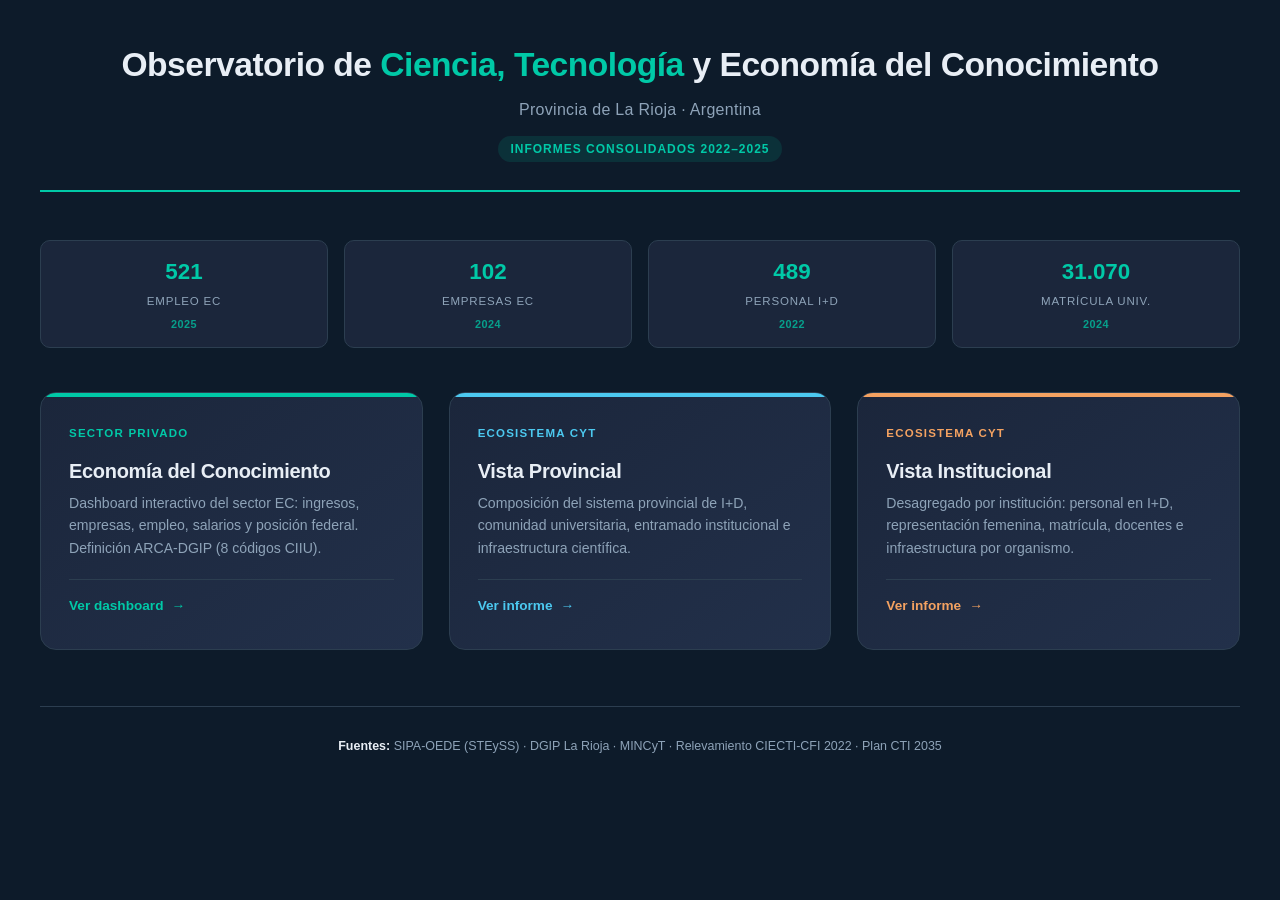
<file: dashboard/hub.html>
<!DOCTYPE html>
<html lang="es">
<head>
<meta charset="UTF-8">
<meta name="viewport" content="width=device-width, initial-scale=1.0">
<title>Observatorio CyT + EC · La Rioja</title>
<style>
  :root{
    --bg:#0d1b2a;
    --card:#1b263b;
    --card2:#22304a;
    --accent:#00c9a7;
    --accent2:#4cc9f0;
    --text:#e8eef5;
    --muted:#8ea3b8;
    --border:#2c3e50;
  }
  *{box-sizing:border-box;margin:0;padding:0}
  body{
    background:var(--bg);
    color:var(--text);
    font-family:'Segoe UI',Roboto,Helvetica,Arial,sans-serif;
    padding:40px 24px;
    line-height:1.5;
    min-height:100vh;
  }
  .wrap{max-width:1200px;margin:0 auto}

  /* ===== Header ===== */
  header{
    text-align:center;
    border-bottom:2px solid var(--accent);
    padding-bottom:28px;
    margin-bottom:48px;
  }
  header h1{
    font-size:2.1rem;
    font-weight:700;
    letter-spacing:-.5px;
    margin-bottom:8px;
  }
  header h1 span{color:var(--accent)}
  header .sub{
    color:var(--muted);
    font-size:1rem;
    font-weight:500;
    letter-spacing:.3px;
  }
  header .tag{
    display:inline-block;
    background:rgba(0,201,167,.12);
    color:var(--accent);
    padding:4px 12px;
    border-radius:20px;
    font-size:.75rem;
    font-weight:600;
    letter-spacing:1px;
    text-transform:uppercase;
    margin-top:14px;
  }

  /* ===== Indicadores rápidos ===== */
  .quick-stats{
    display:grid;
    grid-template-columns:repeat(auto-fit,minmax(180px,1fr));
    gap:16px;
    margin-bottom:44px;
  }
  .stat{
    background:var(--card);
    border:1px solid var(--border);
    border-radius:10px;
    padding:14px 18px;
    text-align:center;
  }
  .stat .num{
    font-size:1.4rem;
    font-weight:700;
    color:var(--accent);
    display:block;
  }
  .stat .lbl{
    font-size:.72rem;
    color:var(--muted);
    text-transform:uppercase;
    letter-spacing:.8px;
    margin-top:4px;
    display:block;
  }
  .stat .fecha{
    font-size:.68rem;
    color:var(--accent);
    letter-spacing:.5px;
    margin-top:6px;
    display:block;
    opacity:.75;
    font-weight:600;
  }

  /* ===== Grid de módulos ===== */
  .modules{
    display:grid;
    grid-template-columns:repeat(auto-fit,minmax(320px,1fr));
    gap:26px;
    margin-bottom:56px;
  }

  .module{
    background:linear-gradient(145deg,var(--card),var(--card2));
    border:1px solid var(--border);
    border-radius:16px;
    padding:32px 28px;
    text-decoration:none;
    color:var(--text);
    display:flex;
    flex-direction:column;
    position:relative;
    overflow:hidden;
    transition:transform .25s ease, border-color .25s ease, box-shadow .25s ease;
  }
  .module::before{
    content:'';
    position:absolute;
    top:0;left:0;right:0;height:4px;
    background:var(--accent);
    transition:height .25s ease;
  }
  .module.alt::before{background:var(--accent2)}
  .module.alt2::before{background:#f4a261}

  .module:hover{
    transform:translateY(-6px);
    border-color:var(--accent);
    box-shadow:0 12px 40px rgba(0,201,167,.15);
  }
  .module.alt:hover{border-color:var(--accent2);box-shadow:0 12px 40px rgba(76,201,240,.15)}
  .module.alt2:hover{border-color:#f4a261;box-shadow:0 12px 40px rgba(244,162,97,.15)}
  .module:hover::before{height:6px}

  .module h2{
    font-size:1.25rem;
    font-weight:700;
    margin-bottom:6px;
    letter-spacing:-.3px;
  }
  .module .label{
    font-size:.72rem;
    text-transform:uppercase;
    letter-spacing:1.2px;
    color:var(--accent);
    font-weight:600;
    margin-bottom:14px;
  }
  .module.alt .label{color:var(--accent2)}
  .module.alt2 .label{color:#f4a261}

  .module p{
    font-size:.88rem;
    color:var(--muted);
    line-height:1.6;
    flex-grow:1;
    margin-bottom:20px;
  }

  .module .cta{
    display:inline-flex;
    align-items:center;
    gap:8px;
    font-size:.85rem;
    font-weight:600;
    color:var(--accent);
    padding-top:16px;
    border-top:1px solid var(--border);
  }
  .module.alt .cta{color:var(--accent2)}
  .module.alt2 .cta{color:#f4a261}

  .module .cta::after{
    content:'→';
    transition:transform .2s ease;
  }
  .module:hover .cta::after{transform:translateX(4px)}

  /* ===== Footer ===== */
  footer{
    text-align:center;
    padding-top:28px;
    border-top:1px solid var(--border);
    font-size:.78rem;
    color:var(--muted);
    line-height:1.8;
  }
  footer strong{color:var(--text);font-weight:600}
</style>
</head>
<body>
<div class="wrap">

  <header>
    <h1>Observatorio de <span>Ciencia, Tecnología</span> y Economía del Conocimiento</h1>
    <p class="sub">Provincia de La Rioja · Argentina</p>
    <span class="tag">Informes consolidados 2022–2025</span>
  </header>

  <!-- Indicadores rápidos de contexto -->
  <div class="quick-stats">
    <div class="stat">
      <span class="num">521</span>
      <span class="lbl">Empleo EC</span>
      <span class="fecha">2025</span>
    </div>
    <div class="stat">
      <span class="num">102</span>
      <span class="lbl">Empresas EC</span>
      <span class="fecha">2024</span>
    </div>
    <div class="stat">
      <span class="num">489</span>
      <span class="lbl">Personal I+D</span>
      <span class="fecha">2022</span>
    </div>
    <div class="stat">
      <span class="num">31.070</span>
      <span class="lbl">Matrícula univ.</span>
      <span class="fecha">2024</span>
    </div>
  </div>

  <!-- Módulos -->
  <div class="modules">

    <a href="index.html" class="module">
      <div class="label">Sector privado</div>
      <h2>Economía del Conocimiento</h2>
      <p>Dashboard interactivo del sector EC: ingresos, empresas, empleo, salarios y posición federal. Definición ARCA-DGIP (8 códigos CIIU).</p>
      <span class="cta">Ver dashboard</span>
    </a>

    <a href="CYT TOTALES.html" class="module alt">
      <div class="label">Ecosistema CyT</div>
      <h2>Vista Provincial</h2>
      <p>Composición del sistema provincial de I+D, comunidad universitaria, entramado institucional e infraestructura científica.</p>
      <span class="cta">Ver informe</span>
    </a>

    <a href="CYT INDIVIDUAL.html" class="module alt2">
      <div class="label">Ecosistema CyT</div>
      <h2>Vista Institucional</h2>
      <p>Desagregado por institución: personal en I+D, representación femenina, matrícula, docentes e infraestructura por organismo.</p>
      <span class="cta">Ver informe</span>
    </a>

  </div>

  <footer>
    <strong>Fuentes:</strong> SIPA-OEDE (STEySS) · DGIP La Rioja · MINCyT · Relevamiento CIECTI-CFI 2022 · Plan CTI 2035
  </footer>

</div>
</body>
</html>
</file>
